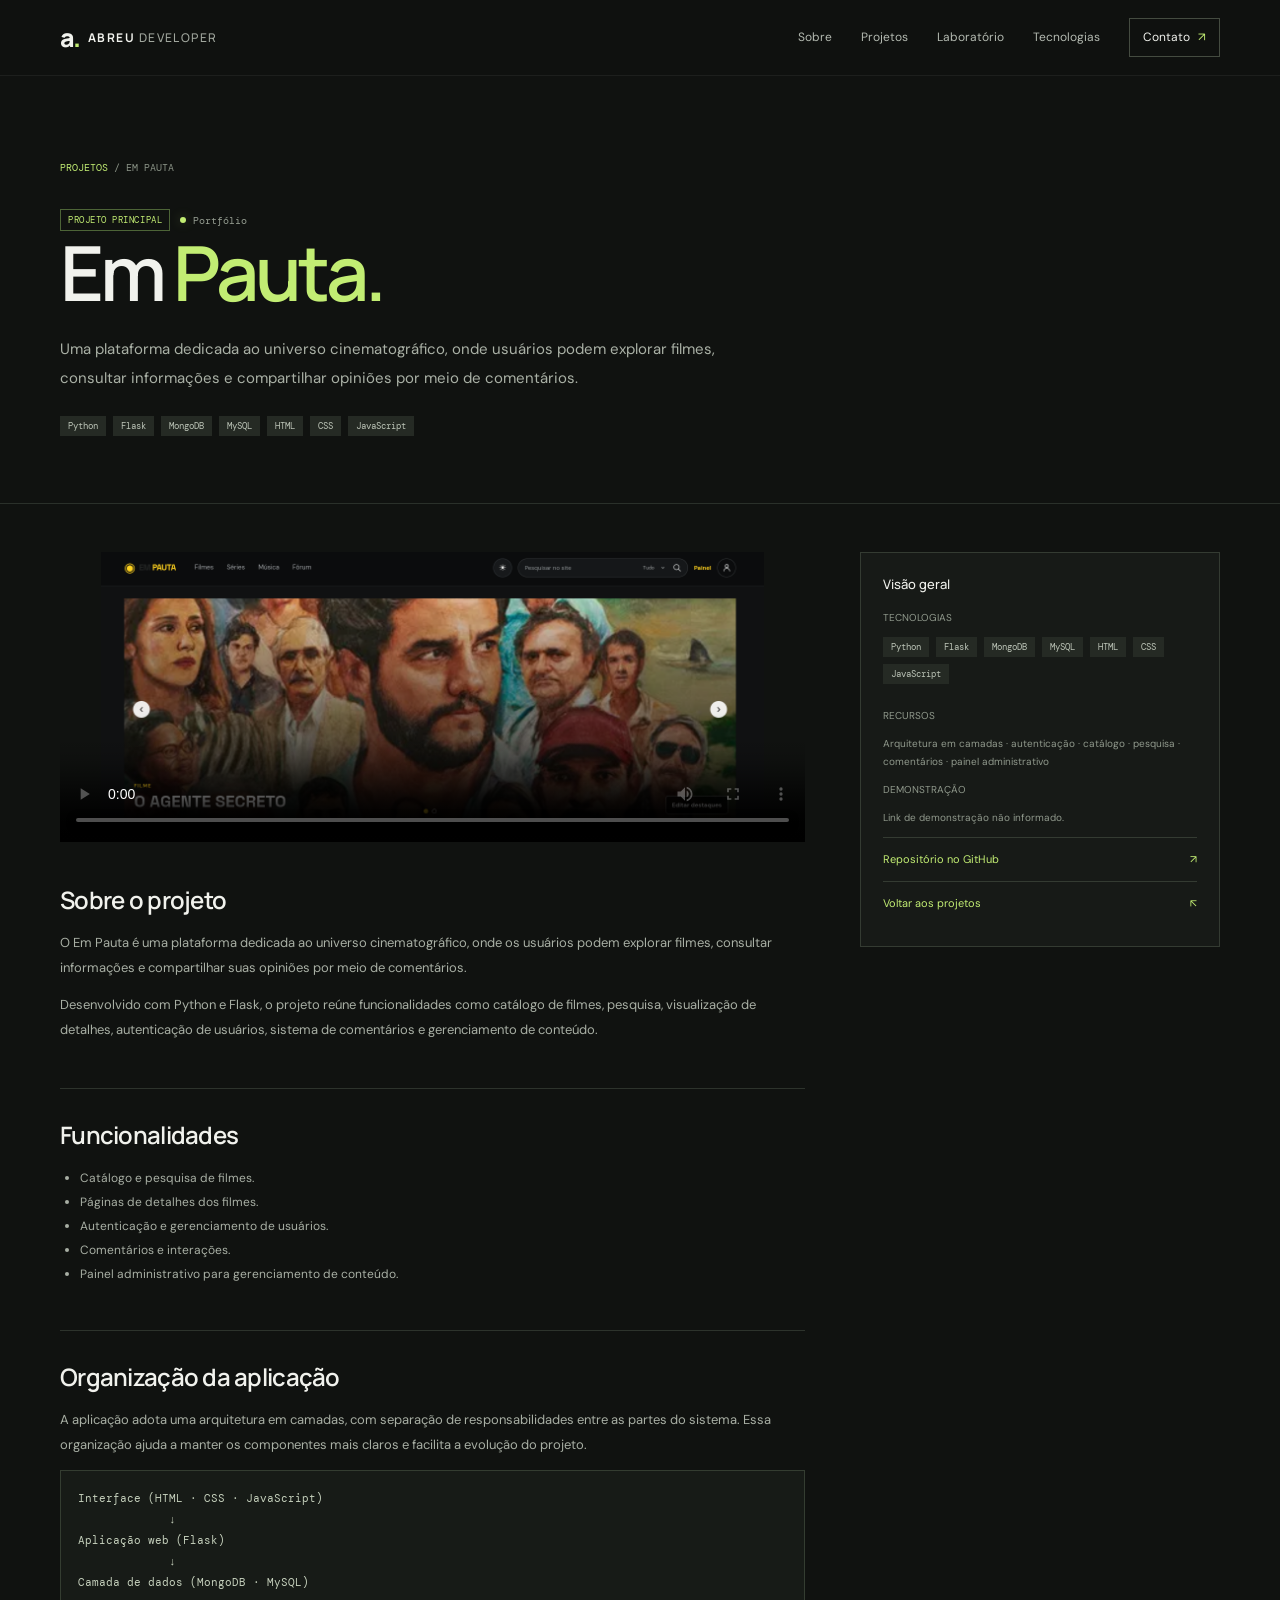
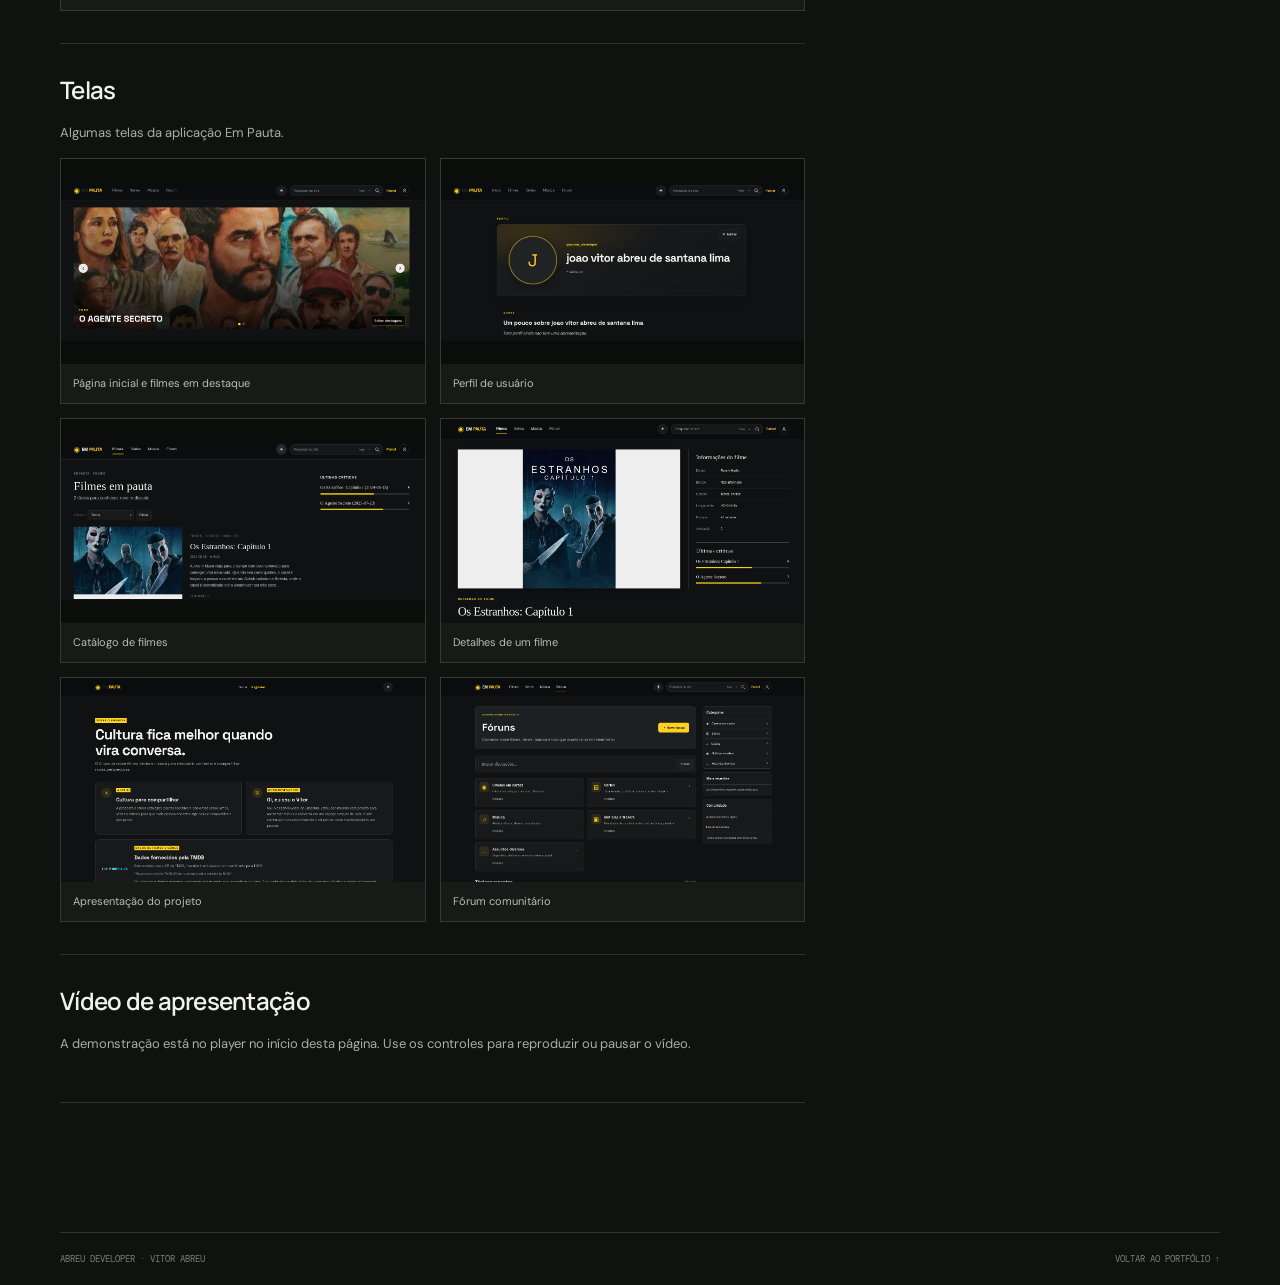
<file: projects/empauta.html>
<!doctype html>
<html lang="pt-BR">
<head>
  <meta charset="utf-8"><meta name="viewport" content="width=device-width, initial-scale=1"><meta name="theme-color" content="#101210">
  <meta name="description" content="Conheça o Em Pauta, plataforma empautatográfica desenvolvida por Vitor Abreu com Python e Flask.">
  <meta property="og:title" content="Em Pauta — Vitor Abreu"><meta property="og:description" content="Projeto de portfólio desenvolvido com Python e Flask.">
  <title>Em Pauta — Abreu Developer</title><link rel="icon" href="../assets/images/favicon.svg" type="image/svg+xml"><link rel="stylesheet" href="../assets/css/style.css?v=responsive-2">
  <style>
    .detail-hero{padding:75px 0 67px;border-bottom:1px solid var(--line)}.crumb{font:10px var(--mono);color:#8b9487;margin-bottom:35px}.crumb a{color:var(--accent)}.detail-hero h1{font:600 clamp(43px,7vw,76px)/1.08 var(--display);letter-spacing:-.055em;margin:0}.detail-hero h1 span{color:var(--accent)}.detail-lead{font-size:15px;color:#aab1a6;max-width:690px;line-height:1.9;margin:22px 0 24px}.detail-meta{display:flex;gap:10px;flex-wrap:wrap}.detail-layout{display:grid;grid-template-columns:1.45fr .7fr;gap:55px;padding-top:48px;padding-bottom:100px}.detail-main h2{font:600 24px var(--display);letter-spacing:-.03em;margin:0 0 15px}.detail-main p{color:#a8afa4;font-size:13px;line-height:1.9}.detail-cover{height:290px;background:#c5eb77;position:relative;display:grid;place-items:center;overflow:hidden;margin-bottom:41px;color:#1a2113}.detail-cover .film-mark{font-size:140px}.detail-section{padding:0 0 32px;border-bottom:1px solid #2d332c;margin-bottom:29px}.detail-list{padding-left:20px;color:#a8afa4;font-size:12px;line-height:2}.architecture{font:11px/1.9 var(--mono);color:#c5d0bc;border:1px solid #343d31;background:#171b17;padding:17px;white-space:pre-wrap}.detail-aside{border:1px solid #343b32;background:#171a17;padding:22px;height:max-content;position:sticky;top:96px}.detail-aside h3{font:500 13px var(--display);margin:0 0 16px}.detail-aside .tag-list{margin:0 0 23px}.detail-aside p{font-size:10px;line-height:1.8;color:#90998c}.detail-aside a{display:flex;justify-content:space-between;border-top:1px solid #343b32;padding:12px 0;color:var(--accent);font-size:11px}.media-placeholder{border:1px dashed #515a4b;background:#171b17;padding:26px 20px;text-align:center;color:#9fa899;font-size:11px}.media-placeholder strong{display:block;color:#d1d7cb;font:500 13px var(--display);margin-bottom:7px}.screenshot-grid{display:grid;grid-template-columns:repeat(2,minmax(0,1fr));gap:14px}.screenshot-grid figure{margin:0;min-width:0;border:1px solid #343b32;background:#171a17}.screenshot-fullscreen{display:block;width:100%;padding:0;border:0;background:#0b0d0b;cursor:zoom-in}.screenshot-fullscreen:focus-visible{outline:2px solid var(--accent);outline-offset:3px;z-index:1}.screenshot-grid img{display:block;width:100%;aspect-ratio:16/9;object-fit:contain;background:#0b0d0b}.screenshot-fullscreen:fullscreen{display:grid;place-items:center;width:100vw;height:100vh;background:#080a08;cursor:zoom-out}.screenshot-fullscreen:fullscreen img{width:100vw;height:100vh;aspect-ratio:auto;object-fit:contain;background:#080a08}.screenshot-grid figcaption{padding:10px 12px;color:#b7beb2;font-size:11px}.detail-footer{border-top:1px solid #2e352d;padding:20px 0;display:flex;justify-content:space-between;color:#778073;font:9px var(--mono)}
    @media(max-width:680px){.detail-hero{padding:48px 0}.detail-layout{grid-template-columns:1fr;gap:26px;padding-top:29px}.detail-aside{position:static;order:-1}.detail-cover{height:220px}.detail-main h2{font-size:21px}.screenshot-grid{grid-template-columns:1fr}}
   .detail-cover-video{position:absolute;z-index:3;inset:0;width:100%;height:100%;object-fit:contain;background:#101210}
  </style>
</head>
<body><a class="skip-link" href="#conteudo">Pular para o conteúdo</a><header class="site-header"><div class="nav-wrap"><a class="wordmark" href="../index.html"><span class="mark">a<span>.</span></span><span>ABREU<span class="wordmark-light"> DEVELOPER</span></span></a><button class="menu-toggle" aria-expanded="false" aria-controls="main-nav" aria-label="Abrir menu"><span></span><span></span></button><nav id="main-nav" class="main-nav" aria-label="Navegação principal"><a href="../index.html#sobre">Sobre</a><a href="../index.html#projetos">Projetos</a><a href="../index.html#laboratorio">Laboratório</a><a href="../index.html#stack">Tecnologias</a><a href="../index.html#contato" class="nav-contact">Contato <span>↗</span></a></nav></div></header>
<main id="conteudo"><section class="detail-hero"><div class="section-shell"><p class="crumb"><a href="../index.html#projetos">PROJETOS</a> / EM PAUTA</p><div class="detail-meta"><span class="pill pill-accent">PROJETO PRINCIPAL</span><span class="project-status"><i></i>Portfólio</span></div><h1>Em <span>Pauta.</span></h1><p class="detail-lead">Uma plataforma dedicada ao universo cinematográfico, onde usuários podem explorar filmes, consultar informações e compartilhar opiniões por meio de comentários.</p><div class="tag-list"><span>Python</span><span>Flask</span><span>MongoDB</span><span>MySQL</span><span>HTML</span><span>CSS</span><span>JavaScript</span></div></div></section>
<div class="section-shell detail-layout"><article class="detail-main"><div class="detail-cover" aria-label="Vídeo de apresentação do projeto Em Pauta"><img class="detail-cover-image" src="../assets/projetos/em-pauta/imagens/capa.jpg" alt="Capa do vídeo de apresentação do Em Pauta" loading="lazy" onerror="this.hidden=true"><div class="art-orbit"></div><div class="film-mark">E<span>·</span>P</div><div class="art-caption">EM PAUTA</div><video class="detail-cover-video" controls controlsList="nodownload" preload="auto" src="../assets/projetos/em-pauta/videos/apresentacao.mp4?v=2" poster="../assets/projetos/em-pauta/imagens/inicio-destaque.png" aria-label="Vídeo de apresentação do Em Pauta">Seu navegador não oferece suporte a vídeo HTML.</video></div><section class="detail-section"><h2>Sobre o projeto</h2><p>O Em Pauta é uma plataforma dedicada ao universo cinematográfico, onde os usuários podem explorar filmes, consultar informações e compartilhar suas opiniões por meio de comentários.</p><p>Desenvolvido com Python e Flask, o projeto reúne funcionalidades como catálogo de filmes, pesquisa, visualização de detalhes, autenticação de usuários, sistema de comentários e gerenciamento de conteúdo.</p></section><section class="detail-section"><h2>Funcionalidades</h2><ul class="detail-list"><li>Catálogo e pesquisa de filmes.</li><li>Páginas de detalhes dos filmes.</li><li>Autenticação e gerenciamento de usuários.</li><li>Comentários e interações.</li><li>Painel administrativo para gerenciamento de conteúdo.</li></ul></section><section class="detail-section"><h2>Organização da aplicação</h2><p>A aplicação adota uma arquitetura em camadas, com separação de responsabilidades entre as partes do sistema. Essa organização ajuda a manter os componentes mais claros e facilita a evolução do projeto.</p><div class="architecture">Interface (HTML · CSS · JavaScript)
             ↓
Aplicação web (Flask)
             ↓
Camada de dados (MongoDB · MySQL)</div></section><section class="detail-section"><h2>Telas</h2><p>Algumas telas da aplicação Em Pauta.</p><div class="screenshot-grid"><figure><button class="screenshot-fullscreen" type="button" aria-label="Ver em tela cheia: Página inicial do Em Pauta com filmes em destaque"><img src="../assets/projetos/em-pauta/imagens/inicio-destaque.png" alt="Página inicial do Em Pauta com filmes em destaque" loading="lazy"></button><figcaption>Página inicial e filmes em destaque</figcaption></figure><figure><button class="screenshot-fullscreen" type="button" aria-label="Ver em tela cheia: Tela de perfil de usuário do Em Pauta"><img src="../assets/projetos/em-pauta/imagens/perfil.png" alt="Tela de perfil de usuário do Em Pauta" loading="lazy"></button><figcaption>Perfil de usuário</figcaption></figure><figure><button class="screenshot-fullscreen" type="button" aria-label="Ver em tela cheia: Catálogo de filmes do Em Pauta"><img src="../assets/projetos/em-pauta/imagens/catalogo-filmes.png" alt="Catálogo de filmes do Em Pauta" loading="lazy"></button><figcaption>Catálogo de filmes</figcaption></figure><figure><button class="screenshot-fullscreen" type="button" aria-label="Ver em tela cheia: Página de informações de um filme no Em Pauta"><img src="../assets/projetos/em-pauta/imagens/detalhe-filme.png" alt="Página de informações de um filme no Em Pauta" loading="lazy"></button><figcaption>Detalhes de um filme</figcaption></figure><figure><button class="screenshot-fullscreen" type="button" aria-label="Ver em tela cheia: Página sobre o projeto Em Pauta"><img src="../assets/projetos/em-pauta/imagens/sobre-em-pauta.png" alt="Página sobre o projeto Em Pauta" loading="lazy"></button><figcaption>Apresentação do projeto</figcaption></figure><figure><button class="screenshot-fullscreen" type="button" aria-label="Ver em tela cheia: Fórum comunitário do Em Pauta"><img src="../assets/projetos/em-pauta/imagens/forum.png" alt="Fórum comunitário do Em Pauta" loading="lazy"></button><figcaption>Fórum comunitário</figcaption></figure></div></section><section class="detail-section"><h2>Vídeo de apresentação</h2><p>A demonstração está no player no início desta página. Use os controles para reproduzir ou pausar o vídeo.</p></section></article><aside class="detail-aside"><h3>Visão geral</h3><p>TECNOLOGIAS</p><div class="tag-list"><span>Python</span><span>Flask</span><span>MongoDB</span><span>MySQL</span><span>HTML</span><span>CSS</span><span>JavaScript</span></div><p>RECURSOS</p><p>Arquitetura em camadas · autenticação · catálogo · pesquisa · comentários · painel administrativo</p><p>DEMONSTRAÇÃO</p><p>Link de demonstração não informado.</p><a href="https://github.com/abreu-developer/Em_Pauta_public/tree/main" target="_blank" rel="noopener noreferrer">Repositório no GitHub <span>↗</span></a><a href="../index.html#projetos">Voltar aos projetos <span>↖</span></a></aside></div></main><footer class="section-shell detail-footer"><span>ABREU DEVELOPER · VITOR ABREU</span><a href="../index.html">VOLTAR AO PORTFÓLIO ↑</a></footer><script src="empauta-gallery.js" defer></script></body></html>
</file>
<file: assets/css/style.css>
@import url('https://fonts.googleapis.com/css2?family=DM+Mono:wght@400;500&family=DM+Sans:wght@400;500;600;700&family=Manrope:wght@400;500;600;700;800&display=swap');
:root{--bg:#101210;--surface:#161916;--surface-2:#1c201c;--text:#f1f2ed;--muted:#a0a69d;--subtle:#71796f;--line:#2a302a;--accent:#c2ed73;--accent-dark:#1e2813;--mono:'DM Mono',monospace;--sans:'DM Sans',sans-serif;--display:'Manrope',sans-serif;--max:1160px}*{box-sizing:border-box}html{scroll-behavior:smooth;scroll-padding-top:90px}body{margin:0;background:var(--bg);color:var(--text);font-family:var(--sans);font-size:15px;line-height:1.7;-webkit-font-smoothing:antialiased}a{color:inherit;text-decoration:none}button,input,select{font:inherit}button:focus-visible,a:focus-visible,input:focus-visible,select:focus-visible,summary:focus-visible{outline:2px solid var(--accent);outline-offset:4px}.skip-link{position:fixed;z-index:100;top:-60px;left:16px;background:var(--accent);color:#111;padding:10px 16px}.skip-link:focus{top:12px}.sr-only{position:absolute;width:1px;height:1px;padding:0;margin:-1px;overflow:hidden;clip:rect(0,0,0,0);white-space:nowrap;border:0}.site-header{height:76px;border-bottom:1px solid rgba(255,255,255,.06);position:sticky;top:0;z-index:50;background:rgba(16,18,16,.91);backdrop-filter:blur(18px)}.nav-wrap,.section-shell{width:min(var(--max),calc(100% - 64px));margin:0 auto}.nav-wrap{height:100%;display:flex;align-items:center;justify-content:space-between}.wordmark{display:flex;align-items:center;gap:10px;font:700 12px var(--display);letter-spacing:.12em}.mark{font:800 25px var(--display);letter-spacing:-.1em;color:var(--text)}.mark span{color:var(--accent)}.wordmark-light{font-weight:500;color:var(--muted)}.main-nav{display:flex;align-items:center;gap:29px;color:#b4bab1;font-size:12px}.main-nav a{transition:color .18s}.main-nav a:hover,.text-link:hover{color:var(--accent)}.main-nav .nav-contact{border:1px solid #444b40;color:var(--text);padding:8px 13px}.nav-contact span{color:var(--accent);margin-left:5px}.menu-toggle{display:none}.hero{min-height:660px;position:relative;display:grid;grid-template-columns:1.17fr .83fr;align-items:center;padding-top:55px;padding-bottom:92px}.hero-copy{position:relative;z-index:2;padding-bottom:4px}.eyebrow{color:#8d968b;font:11px var(--mono);letter-spacing:.095em;margin:0 0 25px}.status-dot,.project-status i{display:inline-block;width:7px;height:7px;border-radius:50%;background:var(--accent);margin-right:9px;box-shadow:0 0 12px #c2ed7350}.hero h1,.section h2,.contact-section h2{font:600 clamp(45px,6.2vw,76px)/1.08 var(--display);letter-spacing:-.055em;margin:0}.hero h1 span,.section h2 span,.contact-section h2 span{color:var(--accent)}.hero-intro{font-size:16px;line-height:1.8;color:#aeb4aa;max-width:510px;margin:26px 0 30px}.hero-intro strong{color:var(--text);font-weight:600}.hero-actions{display:flex;align-items:center;gap:25px}.button{display:inline-flex;justify-content:center;align-items:center;gap:22px;padding:13px 17px;font-size:12px;font-weight:600;transition:transform .2s,background .2s}.button:hover{transform:translateY(-2px)}.button-primary{background:var(--accent);color:#171b13}.button-primary:hover{background:#d4fa91}.button-primary span{font-size:17px}.text-link{font-size:12px;color:#c8cec4}.text-link span{color:var(--accent);margin-left:3px}.hero-foot{display:flex;align-items:center;gap:13px;position:absolute;top:calc(100% + 70px);color:#7e877b;font:9px var(--mono);letter-spacing:.1em}.hero-foot .line{height:1px;width:45px;background:#495047}.hero-visual{justify-self:end;width:min(390px,100%);position:relative;margin:0 24px 16px 0}.portrait-frame{position:relative;width:100%;aspect-ratio:.81;background:#232922;border:1px solid #303830;overflow:hidden}.portrait-frame:after{content:"";position:absolute;inset:0;background:linear-gradient(180deg,transparent 50%,#101210d9 100%);pointer-events:none}.portrait-frame img{width:100%;height:100%;display:block;object-fit:cover;object-position:center 35%;filter:saturate(.78) contrast(1.03)}.portrait-fallback{width:100%;height:100%;display:grid;place-items:center;background:radial-gradient(circle at 60% 35%,#46523b,#22281f 60%,#171a17);font:800 104px var(--display);color:var(--accent);letter-spacing:-.09em}.portrait-tag{position:absolute;z-index:2;bottom:22px;left:23px;display:flex;align-items:center;gap:11px;font:11px var(--mono);letter-spacing:.08em}.portrait-tag small{display:block;color:#a3aba0;font-size:8px;margin-top:4px}.tag-mark{color:var(--accent);font-size:21px}.code-note{position:absolute;left:-54px;top:32%;padding:13px 14px;background:#20241f;border:1px solid #3a4237;box-shadow:0 14px 45px #0007;font:10px var(--mono);color:#c9d0c3;white-space:nowrap}.code-note span{color:#798174;margin-right:8px}.code-note b{color:var(--accent);font-weight:400}.visual-index{position:absolute;right:-28px;top:0;writing-mode:vertical-rl;color:#788074;font:9px var(--mono);letter-spacing:.08em}.scroll-cue{position:absolute;bottom:29px;left:0;font:17px var(--mono);color:var(--accent);display:flex;align-items:center;gap:11px}.scroll-cue span{font:9px var(--mono);letter-spacing:.1em;color:#818a7d}.section{padding:114px 0}.section-about{background:#151815;border-top:1px solid #202420;border-bottom:1px solid #202420}.about-grid{display:grid;grid-template-columns:1fr 1fr;gap:90px}.section h2{font-size:clamp(38px,5vw,58px)}.about-copy{padding-top:34px;max-width:550px}.about-copy p{color:#afb5ab;font-size:14px;line-height:1.95;margin:0 0 17px}.under-link{display:inline-flex;align-items:center;gap:20px;margin-top:18px;padding-bottom:7px;border-bottom:1px solid #687060;color:var(--text);font-size:12px}.under-link span{color:var(--accent);font-size:16px}.section-heading{display:flex;justify-content:space-between;align-items:end;margin-bottom:43px}.section-heading .eyebrow{margin-bottom:18px}.section-aside{color:#858d82;font-size:12px;line-height:1.8;margin:0 0 7px}.section-projects{padding-bottom:103px}.featured-project{display:grid;grid-template-columns:1.04fr .96fr;min-height:365px;border:1px solid #30372f;background:#151815}.project-art{min-height:365px;position:relative;overflow:hidden}.empauta-art{background:#c5eb77;color:#1a2113;display:flex;align-items:center;justify-content:center}.art-top{position:absolute;top:20px;left:22px;right:22px;display:flex;justify-content:space-between;font:9px var(--mono);letter-spacing:.1em}.film-mark{font:800 clamp(105px,15vw,175px)/.85 var(--display);letter-spacing:-.11em;position:relative;z-index:1}.film-mark span{color:#658e31}.art-caption{position:absolute;bottom:22px;right:24px;text-align:right;font:700 10px/1.45 var(--mono);letter-spacing:.18em}.art-orbit{position:absolute;width:310px;height:310px;border:1px solid #718b47;border-radius:50%;left:50%;top:50%;transform:translate(-50%,-50%);opacity:.55}.art-orbit:before,.art-orbit:after{content:"";position:absolute;border:1px solid #718b47;border-radius:50%;inset:28px}.art-orbit:after{inset:60px}.featured-copy{padding:43px 44px;display:flex;flex-direction:column;align-items:flex-start}.project-meta{display:flex;align-items:center;gap:15px;flex-wrap:wrap}.pill{font:9px var(--mono);letter-spacing:.06em;color:#b5bdb0;border:1px solid #41483e;padding:4px 7px}.pill-accent{border-color:#4d6437;color:var(--accent)}.project-status{font:10px var(--mono);color:#969e92;display:inline-flex;align-items:center}.project-status i{width:6px;height:6px;margin-right:7px}.project-status.status-progress i{background:#e5bd70;box-shadow:0 0 10px #e5bd7040}.featured-copy h3{font:600 28px var(--display);letter-spacing:-.03em;margin:20px 0 9px}.featured-copy>p{font-size:13px;line-height:1.8;color:#9ea69a;margin:0;max-width:470px}.tag-list{display:flex;flex-wrap:wrap;gap:7px;margin-top:18px}.tag-list span{background:#252a24;padding:4px 8px;color:#bdc5b8;font:9px var(--mono)}.button-outline{margin-top:auto;border:1px solid #555f50;color:var(--text);padding:10px 14px}.button-outline:hover{border-color:var(--accent)}.button-outline span{color:var(--accent)}.section-bottom{display:flex;justify-content:space-between;align-items:center;margin-top:21px;font:9px var(--mono);letter-spacing:.1em;color:#7c8579}.section-bottom .under-link{margin:0;font:11px var(--sans);letter-spacing:normal}.section-lab{background:#151815;border-top:1px solid #202420}.filter-bar{display:grid;grid-template-columns:minmax(190px,1.5fr) repeat(3,minmax(145px,1fr));gap:9px;margin-bottom:11px}.search-box,.select-wrap{height:43px;border:1px solid #363d34;background:#191d19;display:flex;align-items:center;color:#a2aa9d}.search-box{padding:0 13px;gap:10px}.search-box>span{font-size:21px;color:var(--accent)}.search-box input{width:100%;border:0;outline:0;background:transparent;color:var(--text);font-size:11px}.search-box input::placeholder{color:#788074}.select-wrap select{width:100%;height:100%;padding:0 12px;border:0;outline:0;background:transparent;color:#aeb5a9;font-size:10px;appearance:none;cursor:pointer}.select-wrap{position:relative}.select-wrap:after{content:'⌄';position:absolute;right:12px;color:var(--accent);pointer-events:none}.select-wrap option{background:#1a1d1a;color:#fff}.results-count{font:9px var(--mono);color:#798174;margin:12px 0 17px}.project-grid{display:grid;grid-template-columns:repeat(3,1fr);gap:14px}.lab-card{border:1px solid #30372f;background:#171a17;min-width:0;display:flex;flex-direction:column;transition:border-color .2s,transform .2s}.lab-card:hover{border-color:#56634e;transform:translateY(-2px)}.lab-card-art{height:150px;position:relative;overflow:hidden;display:grid;place-items:center;background:#3a4832}.lab-card-art:after{content:"";position:absolute;width:195px;height:195px;border:1px solid #ffffff26;border-radius:50%;right:-28px;top:19px;box-shadow:0 0 0 20px #ffffff08,0 0 0 41px #ffffff06}.lab-card-art.olive{background:#4b573c}.lab-card-art.blue{background:#314553}.lab-card-art.plum{background:#574253}.lab-card-art.green{background:#315047}.lab-card-art.orange{background:#65503a}.lab-card-art.rose{background:#604449}.card-index,.card-art-label{position:absolute;z-index:1;font:8px var(--mono);letter-spacing:.11em;color:#ffffffa8}.card-index{left:15px;top:13px}.card-art-label{right:14px;bottom:13px}.card-monogram{font:700 55px var(--display);letter-spacing:-.09em;color:#ffffffce;position:relative;z-index:1}.lab-card-body{padding:18px 18px 16px;display:flex;flex-direction:column;flex:1}.lab-card-body .project-meta{justify-content:space-between;gap:8px}.lab-card-body .pill{font-size:8px}.lab-card-body h3{font:600 17px var(--display);margin:17px 0 7px;letter-spacing:-.025em}.lab-card-body>p{font-size:11px;color:#9ea69a;line-height:1.75;margin:0;min-height:58px}.lab-card .tag-list{margin-top:14px;gap:5px}.lab-card .tag-list span{font-size:8px;padding:4px 6px}.project-details{border-top:1px solid #2d332c;margin-top:15px;padding-top:11px;font-size:10px;color:#b5bcb1}.project-details summary{list-style:none;cursor:pointer;display:flex;justify-content:space-between}.project-details summary::-webkit-details-marker{display:none}.project-details summary span{color:var(--accent);font-size:14px}.project-details[open] summary span{transform:rotate(45deg)}.project-details ul{padding-left:16px;color:#8e978b;line-height:1.8}.card-links{margin-top:auto;padding-top:13px;display:flex;justify-content:space-between;gap:8px;flex-wrap:wrap}.card-links a{font-size:10px;color:var(--accent)}.no-link,.gallery-note{font-size:9px;color:#778073}.empty-state{grid-column:1/-1;text-align:center;padding:52px 20px;border:1px dashed #3b4339;color:#9ba397}.empty-state>span{font-size:27px;color:var(--accent)}.empty-state h3{font:500 17px var(--display);margin:6px}.empty-state p{font-size:11px;margin:0}.section-stack{padding-bottom:120px}.stack-note{border:1px solid #3c4735;background:#1b2018;color:#adb5a7;padding:13px 16px;font-size:11px;display:flex;align-items:center;gap:11px;margin:0 0 29px}.note-icon{display:grid;place-items:center;border:1px solid #758e50;border-radius:50%;width:19px;height:19px;color:var(--accent);font:11px var(--mono);flex:none}.stack-grid{display:grid;grid-template-columns:repeat(2,1fr);gap:0 50px}.stack-group{padding:19px 0 22px;border-top:1px solid #30372f}.stack-group-title{display:flex;align-items:center;gap:12px;margin-bottom:13px}.stack-group-title>span{color:var(--accent);font:9px var(--mono)}.stack-group h3{font:500 13px var(--display);margin:0}.stack-items{display:flex;flex-wrap:wrap;gap:7px}.stack-item{display:flex;align-items:center;gap:7px;padding:6px 9px;border:1px solid #323930;background:#171a17;color:#c0c7bb;font-size:10px}.stack-item i{font:10px var(--mono);font-style:normal;color:var(--accent)}.section-journey{padding:95px 0 115px;background:#151815;border-top:1px solid #202420}.journey-grid{display:grid;grid-template-columns:1.1fr .9fr;gap:78px;margin-top:46px}.subheading{font:500 15px var(--display);margin:0 0 23px;display:flex;justify-content:space-between;align-items:center}.subheading>span{font:9px var(--mono);color:#7b8477}.education-item{display:grid;grid-template-columns:39px 1fr;gap:14px;border-top:1px solid #30372f;padding:20px 0 19px}.edu-marker{width:26px;height:26px;border:1px solid #47513f;display:grid;place-items:center;color:var(--accent);font:9px var(--mono)}.edu-label{color:#91a37a;font:8px var(--mono);letter-spacing:.08em;margin:0 0 7px}.education-item h4,.certificate-info h4{font:600 16px/1.4 var(--display);margin:0 0 4px}.edu-institution{color:var(--accent)!important;font-size:11px!important;margin:0 0 10px!important}.education-item p:not(.edu-label):not(.edu-institution){font-size:11px;color:#9da598;line-height:1.8;margin:9px 0 0}.certificate-card{border:1px solid #353d32;background:#191d19}.certificate-preview{height:188px;display:block;position:relative;background:#252c22;overflow:hidden}.certificate-preview img{width:100%;height:100%;display:block;object-fit:cover;object-position:center 33%;transition:transform .3s}.certificate-preview:hover img{transform:scale(1.025)}.cert-fallback{height:100%;display:grid;place-content:center;text-align:center;background:#d9deca;color:#354329;font:700 24px var(--display)}.cert-fallback small{font:10px var(--mono);letter-spacing:.18em}.preview-zoom{position:absolute;right:12px;top:12px;background:#111c;color:var(--accent);width:26px;height:26px;display:grid;place-items:center}.certificate-info{padding:17px}.certificate-info h4{font-size:14px;margin:9px 0}.certificate-info>p:last-of-type{font-size:10px;color:#959e90;margin:0}.cert-actions{display:flex;gap:18px;margin-top:16px}.cert-actions a{font-size:10px;color:var(--accent)}.contact-section{background:#c2ed73;color:#1a2113;padding:87px 0 0}.contact-inner{display:grid;grid-template-columns:1.05fr .95fr;gap:90px;padding-bottom:79px}.contact-section .eyebrow{color:#53663a}.contact-section h2{font-size:clamp(55px,7vw,85px)}.contact-section h2 span{color:#607d3b}.contact-inner>div:first-child>p:last-child{max-width:350px;color:#435135;font-size:13px;margin:22px 0 0}.contact-links{align-self:center;border-top:1px solid #91b550}.contact-links>a,.email-reserved{min-height:66px;border-bottom:1px solid #91b550;display:grid;grid-template-columns:.75fr 1.6fr 20px;align-items:center;gap:10px}.contact-links>a span,.email-reserved span{font:9px var(--mono);color:#53673a;letter-spacing:.06em}.contact-links>a b,.email-reserved b{font:500 12px var(--display);color:#1d2616}.contact-links>a i,.email-reserved i{font:18px var(--sans);font-style:normal;color:#49642c;text-align:right}.email-reserved b{font-weight:400;color:#536343}.footer{border-top:1px solid #91b550;min-height:68px;display:flex;align-items:center;justify-content:space-between;color:#455638}.footer .wordmark{color:#1b2415}.footer .mark{color:#1b2415}.footer .wordmark-light{color:#4b5c3b}.footer>span,.footer>a:last-child{font:8px var(--mono);letter-spacing:.08em}.footer>a:last-child{color:#26341a}
@media(max-width:900px){.nav-wrap,.section-shell{width:min(var(--max),calc(100% - 42px))}.main-nav{gap:15px;font-size:11px}.hero{min-height:605px}.hero h1{font-size:clamp(44px,7vw,65px)}.hero-visual{width:min(340px,100%);margin-right:16px}.featured-copy{padding:32px 27px}.project-grid{grid-template-columns:repeat(2,1fr)}.journey-grid{gap:38px}.about-grid{gap:45px}}
@media(max-width:680px){html{scroll-padding-top:70px}.site-header{height:65px}.nav-wrap,.section-shell{width:calc(100% - 38px)}.menu-toggle{display:flex;width:39px;height:39px;background:transparent;border:1px solid #424a40;align-items:center;justify-content:center;flex-direction:column;gap:5px;color:#fff}.menu-toggle span{width:15px;height:1px;background:var(--text);transition:transform .2s}.menu-toggle[aria-expanded=true] span:first-child{transform:translateY(3px) rotate(45deg)}.menu-toggle[aria-expanded=true] span:last-child{transform:translateY(-3px) rotate(-45deg)}.main-nav{display:none;position:absolute;top:64px;left:0;right:0;padding:14px 20px 20px;background:#151815;border-bottom:1px solid #323930;flex-direction:column;align-items:stretch;gap:0}.main-nav.is-open{display:flex}.main-nav a{padding:11px 4px;border-bottom:1px solid #272d27;font-size:13px}.main-nav .nav-contact{border:0;border-bottom:1px solid #272d27;padding:11px 4px}.hero{grid-template-columns:1fr;min-height:unset;padding-top:67px;padding-bottom:100px}.hero h1{font-size:clamp(43px,11vw,67px)}.hero-intro{font-size:14px;max-width:450px}.hero-visual{grid-row:1;width:min(265px,75vw);justify-self:center;margin:0 0 43px 17px}.portrait-tag{bottom:14px;left:15px}.code-note{left:-32px;top:27%;font-size:8px;padding:10px}.visual-index{right:-20px}.hero-foot{position:static;margin-top:42px;font-size:8px}.scroll-cue{bottom:28px}.section{padding:77px 0}.about-grid,.journey-grid,.contact-inner{grid-template-columns:1fr;gap:22px}.about-grid .eyebrow{margin-bottom:17px}.about-copy{padding-top:0}.about-copy p{font-size:13px}.section-heading{align-items:flex-start;flex-direction:column;gap:14px;margin-bottom:28px}.section-heading .eyebrow{margin-bottom:14px}.section h2{font-size:42px}.section-aside br{display:none}.featured-project{grid-template-columns:1fr}.project-art{min-height:240px}.featured-copy{padding:25px 20px;min-height:330px}.featured-copy h3{font-size:24px}.button-outline{margin-top:25px}.section-bottom{align-items:flex-start}.section-bottom .under-link{font-size:10px}.filter-bar{grid-template-columns:1fr 1fr}.search-box{grid-column:1/-1}.project-grid{grid-template-columns:1fr}.lab-card-art{height:170px}.lab-card-body>p{min-height:unset}.stack-grid{grid-template-columns:1fr}.section-stack{padding-bottom:80px}.journey-grid{margin-top:30px}.section-journey{padding:77px 0}.certificate-preview{height:180px}.contact-section{padding-top:69px}.contact-inner{gap:36px;padding-bottom:50px}.contact-section h2{font-size:65px}.contact-links>a,.email-reserved{grid-template-columns:.65fr 1.7fr 20px}.footer{min-height:90px;flex-wrap:wrap;gap:12px;padding-top:15px;padding-bottom:15px}.footer>span{order:3;width:100%;font-size:7px}.footer>a:last-child{font-size:7px}}
@media(max-width:380px){.hero-actions{gap:14px;flex-wrap:wrap}.hero-actions .button{gap:10px;padding:12px}.text-link{font-size:11px}.section h2{font-size:37px}.contact-section h2{font-size:59px}.contact-links>a b,.email-reserved b{font-size:10px}}
@media(prefers-reduced-motion:reduce){*,*::before,*::after{scroll-behavior:auto!important;transition:none!important;animation:none!important}}
.media-details{margin-top:11px}.media-empty{font-size:9px;color:#808a7c;line-height:1.7}.media-grid{display:grid;grid-template-columns:1fr 1fr;gap:8px;margin-top:10px}.media-grid figure{margin:0;min-width:0}.media-grid img,.media-grid video{width:100%;max-height:130px;object-fit:cover;background:#0d0f0d;display:block}.media-grid figcaption{font-size:8px;color:#879083;line-height:1.5;padding-top:4px}
.hero{grid-template-columns:minmax(0,1.15fr) minmax(0,.85fr);gap:30px}.hero-copy{min-width:0}.hero h1{font-size:clamp(42px,5.1vw,66px)}.code-note{display:none}.project-cover{position:absolute;inset:0;width:100%;height:100%;object-fit:cover;opacity:.38;mix-blend-mode:multiply}.detail-cover-image{position:absolute;inset:0;width:100%;height:100%;object-fit:cover;opacity:.35;mix-blend-mode:multiply;z-index:1}.detail-cover .film-mark,.detail-cover .art-orbit,.detail-cover .art-caption{z-index:2}.certificate-preview{cursor:default}
@media(max-width:800px) and (min-width:681px){.hero{grid-template-columns:minmax(0,1fr) minmax(220px,.72fr);gap:16px}.hero h1{font-size:clamp(40px,6.2vw,56px)}.hero-visual{width:100%;margin-right:0}}
.featured-actions{margin-top:auto;display:flex;align-items:center;gap:19px;flex-wrap:wrap}.featured-actions .button-outline{margin-top:25px}
.empauta-art .project-cover{opacity:1;mix-blend-mode:normal;object-fit:contain}.empauta-art .film-mark,.empauta-art .art-caption,.empauta-art .art-orbit,.empauta-art .art-top{display:none}
/* Layout adjustments for compact screens and intermediate tablet widths. */
@media(max-width:800px){
  .menu-toggle{display:flex;width:39px;height:39px;background:transparent;border:1px solid #424a40;align-items:center;justify-content:center;flex-direction:column;gap:5px;color:#fff;flex:none}
  .menu-toggle span{width:15px;height:1px;background:var(--text);transition:transform .2s}
  .menu-toggle[aria-expanded=true] span:first-child{transform:translateY(3px) rotate(45deg)}
  .menu-toggle[aria-expanded=true] span:last-child{transform:translateY(-3px) rotate(-45deg)}
  .main-nav{display:none;position:absolute;top:100%;left:0;right:0;padding:14px max(21px,calc((100% - var(--max))/2)) 20px;background:#151815;border-bottom:1px solid #323930;flex-direction:column;align-items:stretch;gap:0}
  .main-nav.is-open{display:flex}
  .main-nav a{padding:11px 4px;border-bottom:1px solid #272d27;font-size:13px}
  .main-nav .nav-contact{border:0;border-bottom:1px solid #272d27;padding:11px 4px}
}
@media(max-width:680px){
  html,body{max-width:100%;overflow-x:clip}
  img,video{max-width:100%}
  .about-grid>*,.featured-project>*,.journey-grid>*,.contact-inner>*,.detail-layout>*{min-width:0}
  .main-nav{padding-left:19px;padding-right:19px}
  .hero{grid-template-columns:minmax(0,1fr);gap:0}
  .hero h1{font-size:clamp(39px,10.8vw,62px)}
  .hero-actions{gap:16px;flex-wrap:wrap}
  .hero-foot{flex-wrap:wrap;row-gap:8px}
  .section-heading h2{max-width:100%}
  .featured-actions{align-items:flex-start;flex-direction:column;gap:14px}
  .featured-actions .button-outline{margin-top:0}
  .section-bottom{gap:14px;flex-wrap:wrap}
  .filter-bar{grid-template-columns:minmax(0,1fr)}
  .search-box{grid-column:auto}
  .contact-links>a,.email-reserved{grid-template-columns:minmax(54px,.65fr) minmax(0,1.7fr) 18px}
  .contact-links>a b,.email-reserved b{overflow-wrap:anywhere}
  .detail-footer{gap:12px;flex-wrap:wrap;line-height:1.6}
}
@media(max-width:380px){
  .nav-wrap,.section-shell{width:calc(100% - 30px)}
  .wordmark{gap:7px;font-size:10px}
  .mark{font-size:23px}
  .hero{padding-top:48px}
  .hero-visual{width:min(235px,78vw)}
  .portrait-tag{font-size:9px}
  .hero h1{font-size:39px}
  .hero-actions .button{font-size:11px}
  .contact-inner{gap:28px}
  .contact-links>a,.email-reserved{gap:6px}
}
</file>
